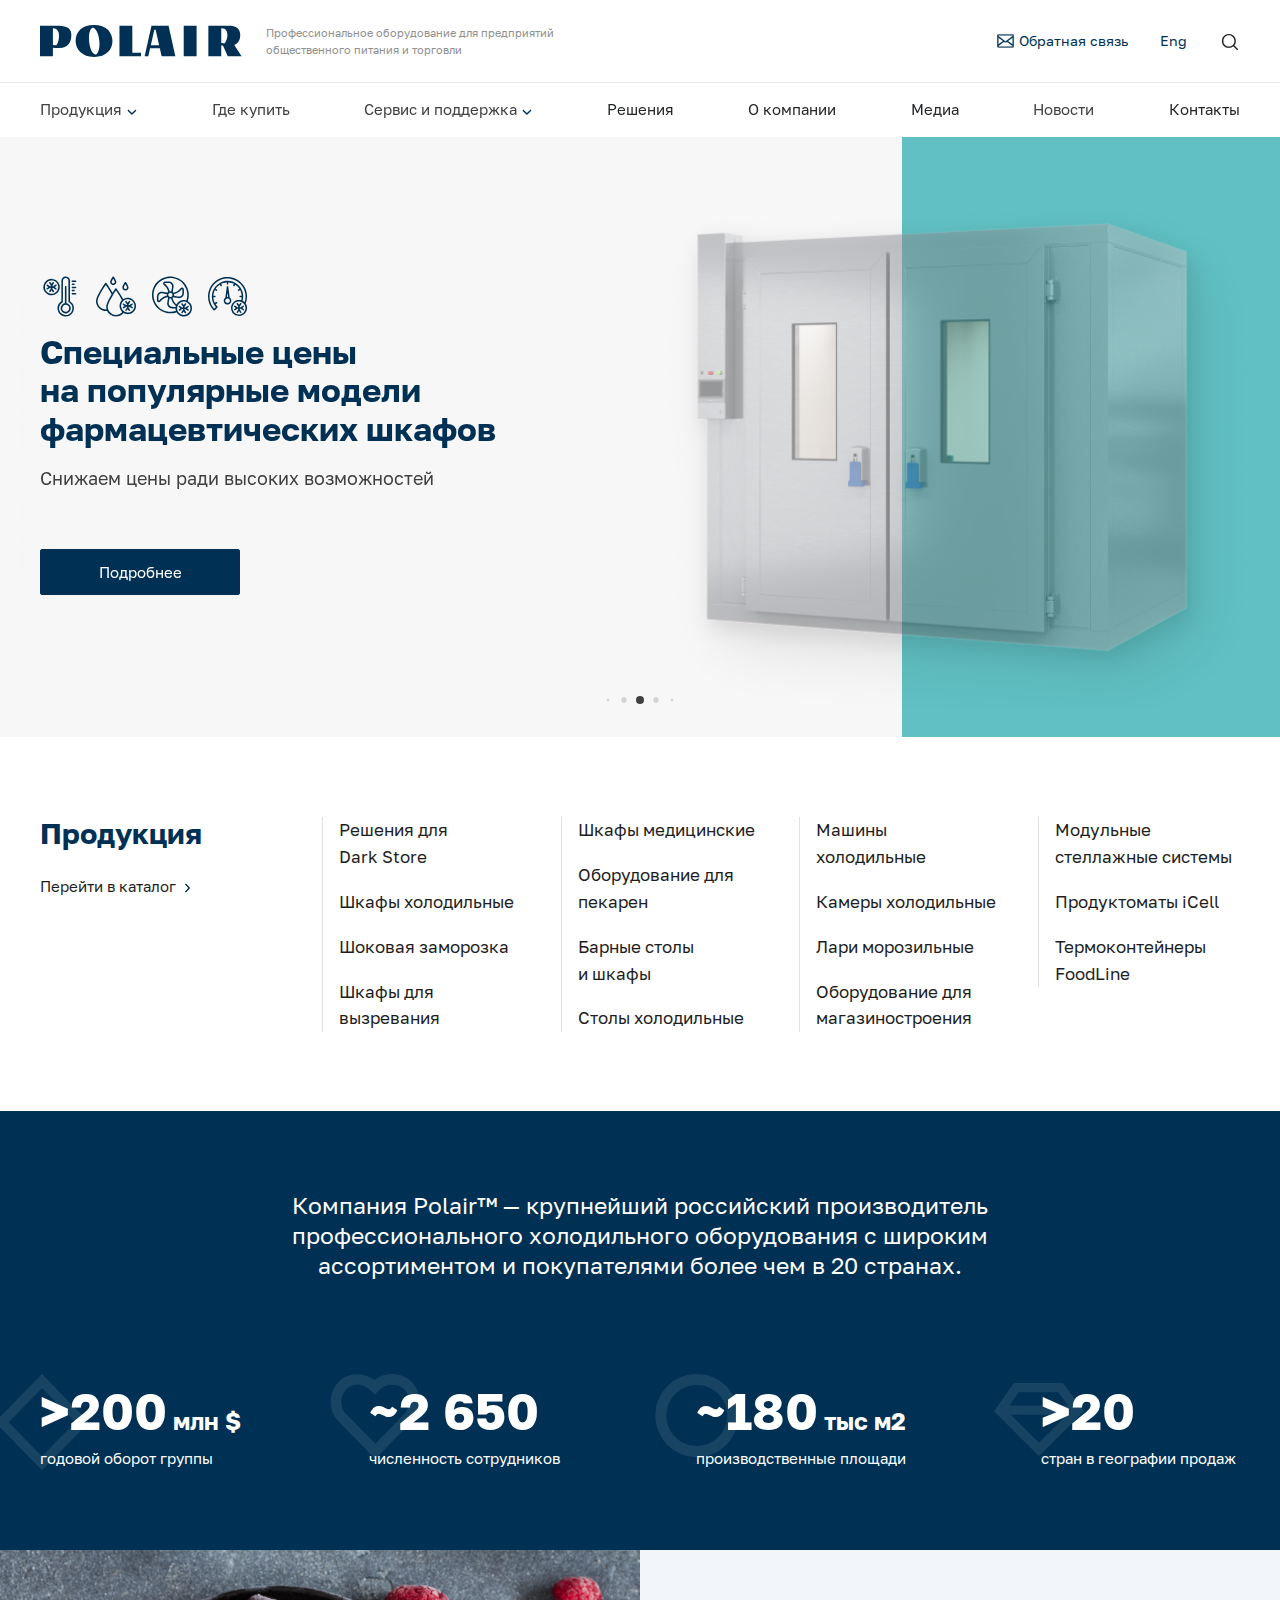
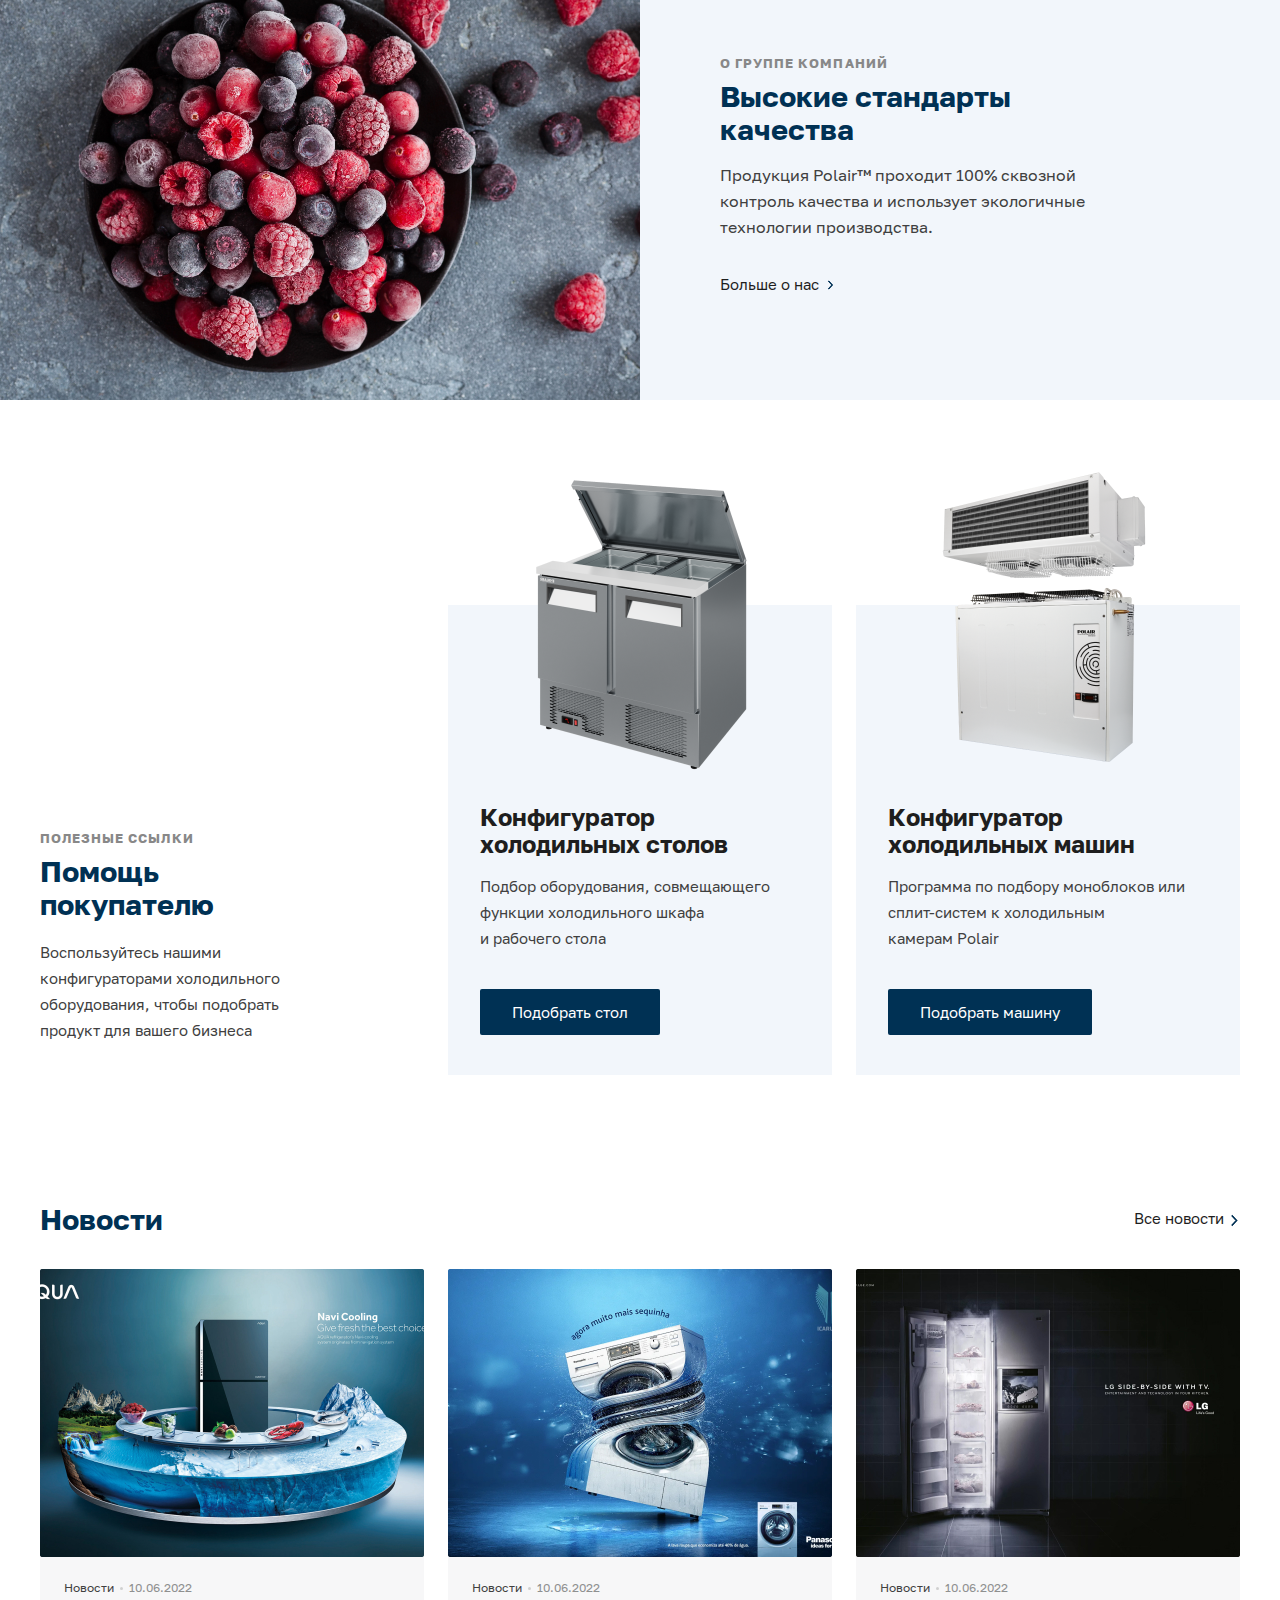
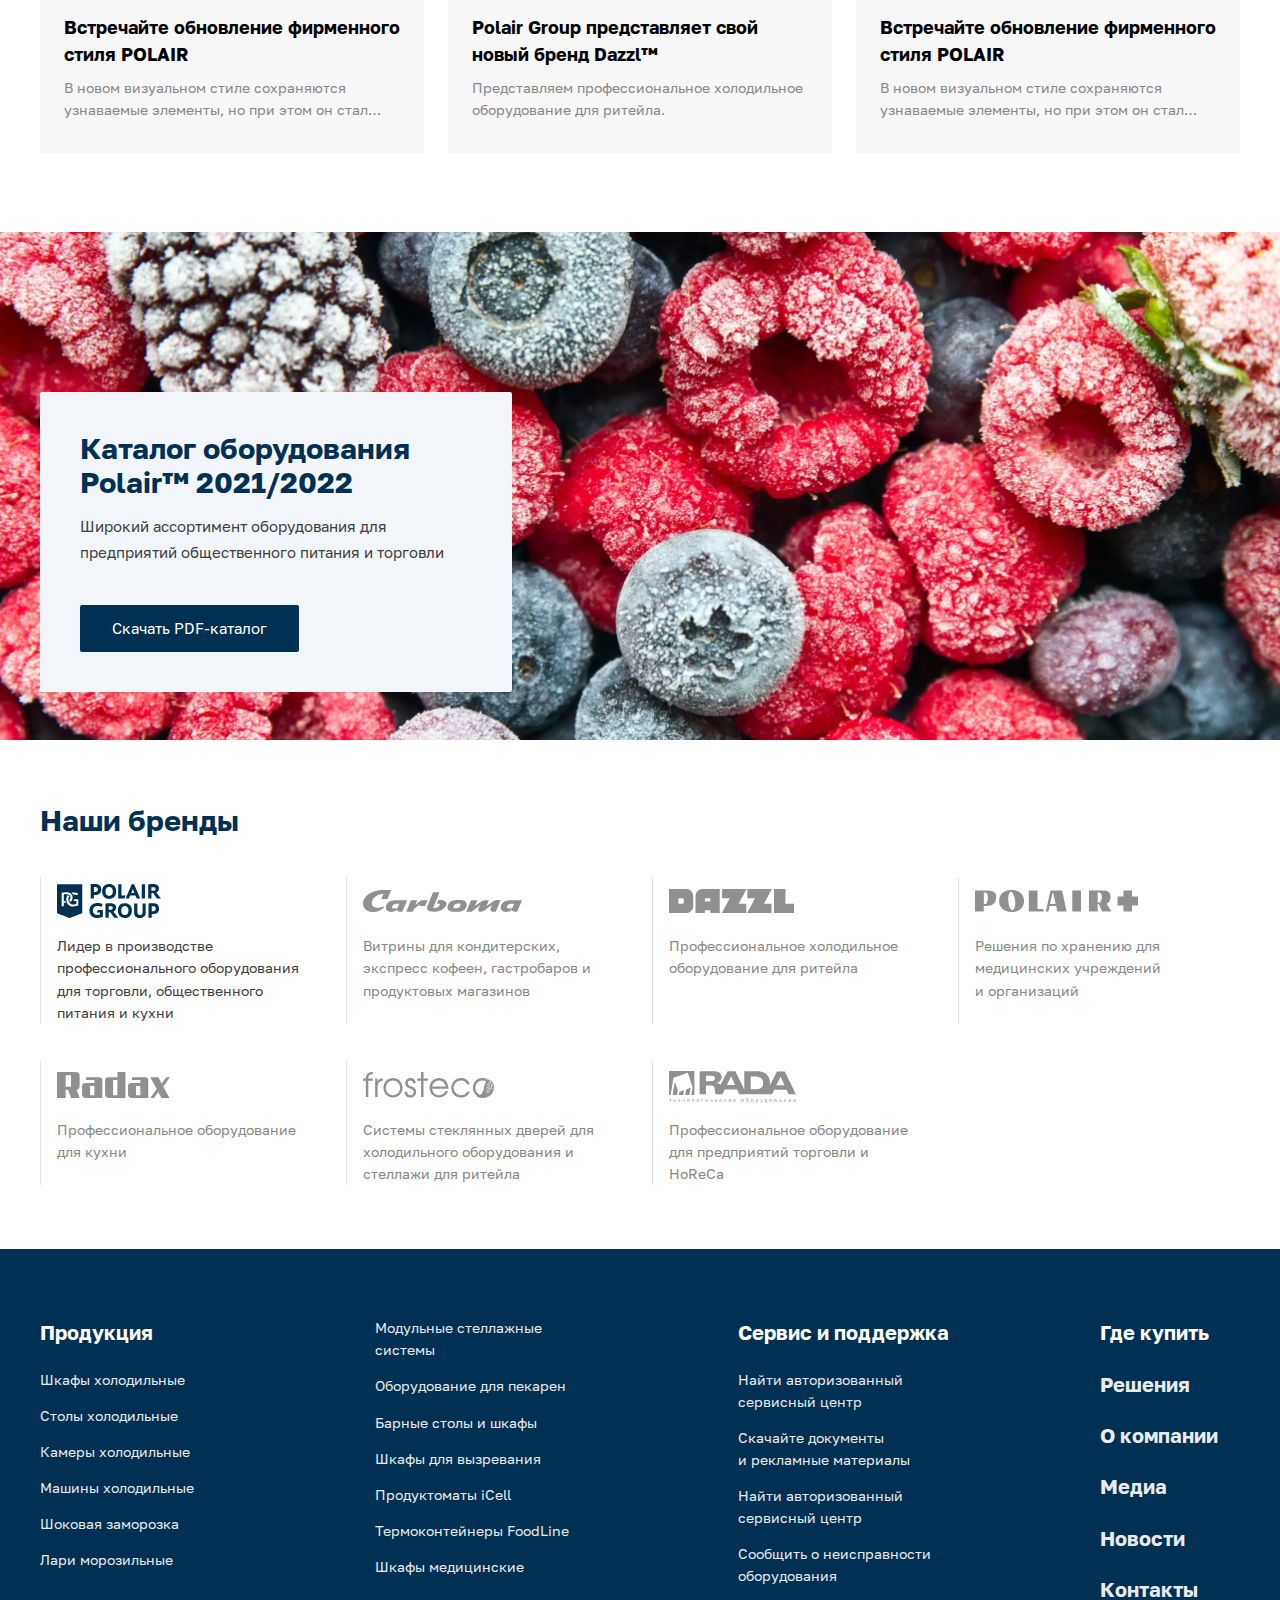
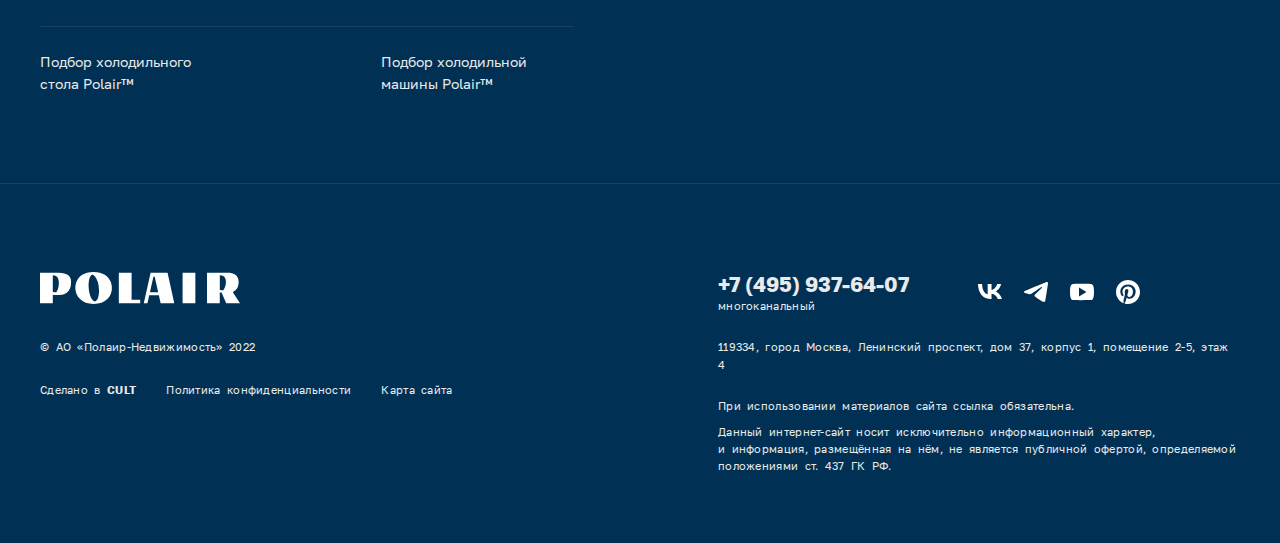
<file: index.html>
<!DOCTYPE html>
<html lang="ru">

<head>
  <meta charset="UTF-8">
  <meta http-equiv="X-UA-Compatible" content="IE=edge">
  <meta name="viewport" content="width=device-width, initial-scale=1.0">
  <link rel="stylesheet" href="https://cdn.jsdelivr.net/npm/swiper@8/swiper-bundle.min.css">
  <link rel="stylesheet" href="./css/style.css">
  <title>POLAIR</title>
</head>

<body>
  <div class="wrapper">


    <header class="header">
      <div class="header__top">
        <div class="container">
          <div class="header__topflex">
            <div class="header__logoblock">
              <a href="/" class="header__logo"><img src="./img/logo.svg" alt="logo"></a>
              <p class="header__logo-text">Профессиональное оборудование для предприятий общественного питания
                и торговли
              </p>
            </div>
            <div class="header__infoblock">
              <a class="header__infolink header__infolink_mail" href="mailto:">Обратная связь</a>
              <a class="header__infolink" href="/" target="_blank" rel="noopener noreferrer">Eng</a>
              <div class="header__search">
                <button class="header__search-btn"></button>
                <input class="header__search-input" type="text" name="search" id="search_input">

              </div>
            </div>
            <div class="header__infoblock-mobile">
              <a class="header__infolink header__infolink_mail header__infolink-mobile" href="mailto:">Обратная
                связь</a>
              <a class="header__infolink header__infolink-mobile" href="/" target="_blank"
                rel="noopener noreferrer">Eng</a>
            </div>
            <div class="header__nav-mobile nav-mobile">
              <span class="nav-mobile__item nav-mobile__item_1"></span>
              <span class="nav-mobile__item nav-mobile__item_2"></span>
              <span class="nav-mobile__item nav-mobile__item_3"></span>
            </div>
          </div>
        </div>
      </div>
      <div class="header__bottom">
        <div class="container">
          <nav class="header__nav">
            <ul class="header__menu">
              <li class="header__menu-item header__menu-list">Продукция
                <ul>
                  <li class="header__menu-item-item"><a href="/" target="_blank" rel="noopener noreferrer">Шкафы
                      холодильные</a></li>
                  <li class="header__menu-item-item"><a href="/" target="_blank" rel="noopener noreferrer">Столы
                      холодильные</a></li>
                  <li class="header__menu-item-item"><a href="/" target="_blank" rel="noopener noreferrer">Камеры
                      холодильные</a></li>
                  <li class="header__menu-item-item"><a href="/" target="_blank" rel="noopener noreferrer">Машины
                      холодильные</a></li>
                  <li class="header__menu-item-item"><a href="/" target="_blank" rel="noopener noreferrer">Шоковая
                      заморозка</a></li>
                  <li class="header__menu-item-item"><a href="/" target="_blank" rel="noopener noreferrer">Лари
                      морозильные</a></li>

                  <li class="header__menu-item-item"><a href="/" target="_blank" rel="noopener noreferrer">Модульные
                      стеллажные системы</a></li>
                  <li class="header__menu-item-item"><a href="/" target="_blank" rel="noopener noreferrer">Оборудование
                      для
                      пекарен</a></li>
                  <li class="header__menu-item-item"><a href="/" target="_blank" rel="noopener noreferrer">Барные столы
                      и
                      шкафы</a></li>
                  <li class="header__menu-item-item"><a href="/" target="_blank" rel="noopener noreferrer">Шкафы для
                      вызревания</a></li>
                  <li class="header__menu-item-item"><a href="/" target="_blank" rel="noopener noreferrer">Продуктоматы
                      iCell</a></li>
                  <li class="header__menu-item-item"><a href="/" target="_blank"
                      rel="noopener noreferrer">Термоконтейнеры
                      FoodLine</a></li>
                  <li class="header__menu-item-item"><a href="/" target="_blank" rel="noopener noreferrer">Шкафы
                      медицинские</a></li>
                </ul>
              </li>
              <li class="header__menu-item">Где купить</li>
              <li class="header__menu-item header__menu-list">Сервис и поддержка
                <ul>
                  <li class="header__menu-item-item"><a href="/" target="_blank" rel="noopener noreferrer">Найти
                      авторизованный сервисный центр</a></li>
                  <li class="header__menu-item-item"><a href="/" target="_blank" rel="noopener noreferrer">Скачайте
                      документы и рекламные материалы</a></li>
                  <li class="header__menu-item-item"><a href="/" target="_blank" rel="noopener noreferrer">Найти
                      авторизованный сервисный центр</a></li>
                  <li class="header__menu-item-item"><a href="/" target="_blank" rel="noopener noreferrer">Сообщить о
                      неисправности оборудования</a></li>

                </ul>
              </li>
              <li class="header__menu-item"><a href="/">Решения</a></li>
              <li class="header__menu-item"><a href="/">О компании</a></li>
              <li class="header__menu-item"><a href="/">Медиа</a></li>
              <li class="header__menu-item"><a href="/"></a>Новости</li>
              <li class="header__menu-item"><a href="/">Контакты</a></li>
            </ul>
          </nav>
        </div>
      </div>
    </header>
    <main>
      <section class="section-main">
        <div class="container">
          <div class="section-main__slider">
            <div class="swiper-wrapper">
              <div class="section-main__slide slide swiper-slide" id="s1">
                <div class="slide__text">
                  <div class="slide__icons">
                    <img src="./img/icon1.svg" alt="icon">
                    <img src="./img/icon2.svg" alt="icon">
                    <img src="./img/icon3.svg" alt="icon">
                    <img src="./img/icon4.svg" alt="icon">
                  </div>
                  <h2 class="slide__title">Специальные цены на популярные модели фармацевтических шкафов</h2>
                  <p class="slide__subtitle">Снижаем цены ради высоких возможностей</p>
                  <a href="/" class="slide__link">Подробнее</a>

                </div>
                <div class="slide__img">
                  <img src="./img/img1.png" alt="слайд">
                </div>
              </div>
              <div class="section-main__slide slide swiper-slide" id="s2">
                <div class="slide__text">
                  <div class="slide__icons">
                    <img src="./img/icon1.svg" alt="icon">
                    <img src="./img/icon2.svg" alt="icon">
                    <img src="./img/icon3.svg" alt="icon">
                    <img src="./img/icon4.svg" alt="icon">
                  </div>
                  <h2 class="slide__title">Специальные цены на популярные модели фармацевтических шкафов</h2>
                  <p class="slide__subtitle">Снижаем цены ради высоких возможностей</p>
                  <a href="/" class="slide__link">Подробнее</a>

                </div>
                <div class="slide__img">
                  <img src="./img/img1.png" alt="слайд">
                </div>
              </div>
              <div class="section-main__slide slide swiper-slide" id="s3">
                <div class="slide__text">
                  <div class="slide__icons">
                    <img src="./img/icon1.svg" alt="icon">
                    <img src="./img/icon2.svg" alt="icon">
                    <img src="./img/icon3.svg" alt="icon">
                    <img src="./img/icon4.svg" alt="icon">
                  </div>
                  <h2 class="slide__title">Специальные цены на популярные модели фармацевтических шкафов</h2>
                  <p class="slide__subtitle">Снижаем цены ради высоких возможностей</p>
                  <a href="/" class="slide__link">Подробнее</a>

                </div>
                <div class="slide__img">
                  <img src="./img/img1.png" alt="слайд">
                </div>
              </div>
              <div class="section-main__slide slide swiper-slide" id="s4">
                <div class="slide__text">
                  <div class="slide__icons">
                    <img src="./img/icon1.svg" alt="icon">
                    <img src="./img/icon2.svg" alt="icon">
                    <img src="./img/icon3.svg" alt="icon">
                    <img src="./img/icon4.svg" alt="icon">
                  </div>
                  <h2 class="slide__title">Специальные цены на популярные модели фармацевтических шкафов</h2>
                  <p class="slide__subtitle">Снижаем цены ради высоких возможностей</p>
                  <a href="/" class="slide__link">Подробнее</a>

                </div>
                <div class="slide__img">
                  <img src="./img/img1.png" alt="слайд">
                </div>
              </div>
              <div class="section-main__slide slide swiper-slide" id="s5">
                <div class="slide__text">
                  <div class="slide__icons">
                    <img src="./img/icon1.svg" alt="icon">
                    <img src="./img/icon2.svg" alt="icon">
                    <img src="./img/icon3.svg" alt="icon">
                    <img src="./img/icon4.svg" alt="icon">
                  </div>
                  <h2 class="slide__title">Специальные цены на популярные модели фармацевтических шкафов</h2>
                  <p class="slide__subtitle">Снижаем цены ради высоких возможностей</p>
                  <a href="/" class="slide__link">Подробнее</a>

                </div>
                <div class="slide__img">
                  <img src="./img/img1.png" alt="слайд">
                </div>
              </div>
              <div class="section-main__slide slide swiper-slide" id="s6">
                <div class="slide__text">
                  <div class="slide__icons">
                    <img src="./img/icon1.svg" alt="icon">
                    <img src="./img/icon2.svg" alt="icon">
                    <img src="./img/icon3.svg" alt="icon">
                    <img src="./img/icon4.svg" alt="icon">
                  </div>
                  <h2 class="slide__title">Специальные цены на популярные модели фармацевтических шкафов</h2>
                  <p class="slide__subtitle">Снижаем цены ради высоких возможностей</p>
                  <a href="/" class="slide__link">Подробнее</a>

                </div>
                <div class="slide__img">
                  <img src="./img/img1.png" alt="слайд">
                </div>
              </div>
            </div>
            <div class="swiper-pagination"></div>
          </div>
        </div>
      </section>
      <section class="section products">
        <div class="container">
          <div class="products__flex">
            <div class="products__block">
              <h2 class="products__title title">Продукция</h2>
              <a href="/" class="products__link link">Перейти в каталог</a>
            </div>
            <div class="products__list">
              <div class="products__list-item">
                <ul>
                  <li class="text">Решения для Dark&nbsp;Store</li>
                  <li class="text">Шкафы холодильные</li>
                  <li class="text">Шоковая заморозка</li>
                  <li class="text">Шкафы для вызревания</li>
                </ul>
              </div>
              <div class="products__list-item">
                <ul>
                  <li class="text">Шкафы медицинские</li>
                  <li class="text">Оборудование для пекарен</li>
                  <li class="text">Барные столы и шкафы</li>
                  <li class="text">Столы холодильные</li>
                </ul>
              </div>
              <div class="products__list-item">
                <ul>
                  <li class="text">Машины холодильные</li>
                  <li class="text">Камеры холодильные</li>
                  <li class="text">Лари морозильные</li>
                  <li class="text">Оборудование для магазиностроения</li>
                </ul>
              </div>
              <div class="products__list-item">
                <ul>
                  <li class="text">Модульные стеллажные системы</li>
                  <li class="text">Продуктоматы iCell</li>
                  <li class="text">Термоконтейнеры FoodLine</li>
                </ul>
              </div>
            </div>
          </div>

        </div>

      </section>
      <section class="section about">
        <div class="container">
          <h1 class="about__title">Компания Polair™ — крупнейший российский производитель профессионального холодильного
            оборудования с&nbsp;широким ассортиментом и покупателями более чем в 20&nbsp;странах.</h1>
          <div class="about__wrapper">
            <div class="about__item about__item_1">
              <p class="about__subtitle"><span class="about__numbers">&gt;200</span> млн $</p>
              <p class="about__text">годовой оборот группы</p>
            </div>
            <div class="about__item about__item_2">
              <p class="about__subtitle"><span class="about__numbers">~2&nbsp;650</span></p>
              <p class="about__text">численность сотрудников</p>
            </div>
            <div class="about__item about__item_3">
              <p class="about__subtitle"><span class="about__numbers">~180</span> тыс м2</p>
              <p class="about__text">производственные площади</p>
            </div>
            <div class="about__item about__item_4">
              <p class="about__subtitle"><span class="about__numbers">&gt;20</span></p>
              <p class="about__text">стран в географии продаж</p>
            </div>
          </div>
        </div>
      </section>
      <section class="section about-2">
        <div class="container">
          <div class="about-2__wrapper">
            <div class="about-2__image"></div>
            <div class="about-2__description">
              <h4 class="about-2__subtitle subtitle">о группе компаний</h4>
              <h2 class="about-2__title title">Высокие стандарты качества</h2>
              <p class="about-2__text">Продукция Polair™ проходит 100% сквозной контроль качества
                и использует экологичные технологии производства.</p>
              <a href="/about" class="about-2__link">Больше о нас</a>
            </div>
          </div>
        </div>
      </section>
      <section class="help">
        <div class="container">
          <div class="help__wrapper">
            <div class="help__description">
              <h4 class="help__subtitle subtitle">Полезные ссылки</h4>
              <h2 class="help__title title">Помощь покупателю</h2>
              <p class="help__description-text text">Воспользуйтесь нашими конфигураторами холодильного оборудования,
                чтобы
                подобрать продукт для вашего бизнеса</p>
            </div>
            <div class="help__blocks">
              <div class="help__block">
                <img class="help__block-image" src="./img/fridg1.png" alt="холодильный стол">
                <h3 class="help__block-title">Конфигуратор холодильных столов</h3>
                <p class="help__block-text">Подбор оборудования, совмещающего функции холодильного шкафа
                  и рабочего стола</p>
                <a class="btn help__block-link " href="/" target="_blank" rel="noopener noreferrer">Подобрать
                  стол</a>
                <a class="btn help__block-link_m " href="/" target="_blank" rel="noopener noreferrer">Перейти</a>
              </div>
              <div class="help__block">
                <img class="help__block-image" src="./img/fridg2.png" alt="холодильная машина">
                <h3 class="help__block-title">Конфигуратор холодильных машин</h3>
                <p class="help__block-text">Программа по подбору моноблоков или сплит-систем к холодильным
                  камерам Polair</p>
                <a class="help__block-link btn" href="/" target="_blank" rel="noopener noreferrer">Подобрать
                  машину</a>
                <a class="help__block-link_m btn" href="/" target="_blank" rel="noopener noreferrer">Перейти</a>
              </div>
            </div>
          </div>
        </div>
      </section>
      <section class="news">
        <div class="container">
          <div class="news__header">
            <h2 class="news__title title">Новости</h2>
            <a class="news__link" href="/" target="_blank" rel="noopener noreferrer">Все новости</a>
          </div>
          <div class="news__body">
            <article class="news__article">
              <div class="news__img">
                <img src="./img/news1.jpg" alt="новость">
              </div>
              <p class="news__article-date"><span class="news__span">Новости</span> <span class="news__point"></span>
                <time datetime="2022-10-06T00:00:00+07:00">10.06.2022</time>
              </p>
              <h4 class="news__article-title">Встречайте обновление фирменного стиля POLAIR</h4>
              <p class="news__article-text">В новом визуальном стиле сохраняются узнаваемые элементы, но при этом он
                стал выглядеть более современно и динамично.</p>
            </article>
            <article class="news__article">
              <div class="news__img">
                <img src="./img/news2.jpg" alt="новость">
              </div>
              <p class="news__article-date"><span class="news__span">Новости</span> <span class="news__point"></span>
                <time datetime="2022-10-06T00:00:00+07:00">10.06.2022</time>
              </p>
              <h4 class="news__article-title">Polair Group представляет свой новый бренд Dazzl™</h4>
              <p class="news__article-text">Представляем профессиональное холодильное оборудование для ритейла.</p>
            </article>
            <article class="news__article">
              <div class="news__img">
                <img src="./img/news3.jpg" alt="новость">
              </div>
              <p class="news__article-date"><span class="news__span">Новости</span> <span class="news__point"></span>
                <time datetime="2022-10-06T00:00:00+07:00">10.06.2022</time>
              </p>
              <h4 class="news__article-title">Встречайте обновление фирменного стиля POLAIR</h4>
              <p class="news__article-text">В новом визуальном стиле сохраняются узнаваемые элементы, но при этом он
                стал выглядеть более современно и динамично.</p>
            </article>
          </div>
        </div>

      </section>
      <section class="catalog">
        <div class="container">
          <div class="catalog__body">
            <h2 class="catalog__title title">Каталог оборудования Polair™ 2021/2022</h2>
            <p class="catalog__text text">Широкий ассортимент оборудования для предприятий общественного питания и
              торговли
            </p>
            <a class="catalog__link btn" href="/" download target="_blank">Скачать PDF-каталог</a>
          </div>
        </div>
      </section>
      <section class="section brands">
        <div class="container">
          <h2 class="brands__title title">Наши бренды</h2>
          <div class=" brands__grid">

            <div class="brands__item brands__item_1 swiper-slide">
              <img class="brands__icon" src="./img/PolairGroup.svg" alt="PolairGroup">
              <p class="brands__text text">Лидер в производстве профессионального оборудования для торговли,
                общественного питания и кухни</p>
            </div>
            <div class="brands__item swiper-slide">
              <img class="brands__icon" src="./img/Carboma.svg" alt="Carboma">
              <p class="brands__text text">Витрины для кондитерских, экспресс кофеен, гастробаров и продуктовых
                магазинов</p>
            </div>
            <div class="brands__item swiper-slide">
              <img class="brands__icon" src="./img/Dazzl.svg" alt="Dazzl">
              <p class="brands__text text">Профессиональное холодильное оборудование для ритейла</p>
            </div>
            <div class="brands__item swiper-slide">
              <img class="brands__icon" src="./img/PolairPlus.svg" alt="Polair+">
              <p class="brands__text text">Решения по хранению для медицинских учреждений и организаций</p>
            </div>
            <div class="brands__item swiper-slide">
              <img class="brands__icon" src="./img/Radax.svg" alt="Radax">
              <p class="brands__text text">Профессиональное оборудование для кухни</p>
            </div>
            <div class="brands__item swiper-slide">
              <img class="brands__icon" src="./img/frosteco.svg" alt="Frosteco">
              <p class="brands__text text">Системы стеклянных дверей для холодильного оборудования и стеллажи для
                ритейла</p>
            </div>
            <div class="brands__item swiper-slide">
              <img class="brands__icon" src="./img/Rada.svg" alt="Rada">
              <p class="brands__text text">Профессиональное оборудование для предприятий торговли и HoReCa</p>
            </div>
          </div>
          <div class=" brands__slider">
            <div class="brands__wrapper swiper-wrapper">
              <div class="brands__item swiper-slide">
                <img class="brands__icon" src="./img/PolairGroup_m.svg" alt="PolairGroup">
                <p class="brands__text text">Лидер в производстве профессионального оборудования для торговли,
                  общественного питания и кухни</p>
              </div>
              <div class="brands__item swiper-slide">
                <img class="brands__icon" src="./img/Carboma.svg" alt="Carboma">
                <p class="brands__text text">Витрины для кондитерских, экспресс кофеен, гастробаров и продуктовых
                  магазинов</p>
              </div>
              <div class="brands__item swiper-slide">
                <img class="brands__icon" src="./img/Dazzl.svg" alt="Dazzl">
                <p class="brands__text text">Профессиональное холодильное оборудование для ритейла</p>
              </div>
              <div class="brands__item swiper-slide">
                <img class="brands__icon" src="./img/PolairPlus.svg" alt="Polair+">
                <p class="brands__text text">Решения по хранению для медицинских учреждений и организаций</p>
              </div>
              <div class="brands__item swiper-slide">
                <img class="brands__icon" src="./img/Radax.svg" alt="Radax">
                <p class="brands__text text">Профессиональное оборудование для кухни</p>
              </div>
              <div class="brands__item swiper-slide">
                <img class="brands__icon" src="./img/frosteco.svg" alt="Frosteco">
                <p class="brands__text text">Системы стеклянных дверей для холодильного оборудования и стеллажи для
                  ритейла</p>
              </div>
              <div class="brands__item swiper-slide">
                <img class="brands__icon" src="./img/Rada.svg" alt="Rada">
                <p class="brands__text text">Профессиональное оборудование для предприятий торговли и HoReCa</p>
              </div>
            </div>
            <div class="swiper-pagination brands__pagination"></div>
          </div>
        </div>
      </section>
    </main>

    <footer class="footer">
      <div class="footer__top">
        <div class="container">
          <div class="footer__grid">
            <div class="footer__prod">
              <h4 class="footer__subtitle_mob">Продукция</h4>
              <ul class="footer__list">
                <li class="footer__subtitle">Продукция</li>
                <li><a href="" class="footer__list-item">Шкафы холодильные</a></li>
                <li><a href="" class="footer__list-item">Столы холодильные</a></li>
                <li><a href="" class="footer__list-item">Камеры холодильные</a></li>
                <li><a href="" class="footer__list-item">Машины холодильные</a></li>
                <li><a href="" class="footer__list-item">Шоковая заморозка</a></li>
                <li><a href="" class="footer__list-item">Лари морозильные</a></li>
              </ul>
              <ul class="footer__list">
                <li><a href="" class="footer__list-item">Модульные стеллажные системы</a></li>
                <li><a href="" class="footer__list-item">Оборудование для пекарен</a></li>
                <li><a href="" class="footer__list-item">Барные столы и шкафы</a></li>
                <li><a href="" class="footer__list-item">Шкафы для вызревания</a></li>
                <li><a href="" class="footer__list-item">Продуктоматы iCell</a></li>
                <li><a href="" class="footer__list-item">Термоконтейнеры FoodLine</a></li>
                <li><a href="" class="footer__list-item">Шкафы медицинские</a></li>
              </ul>
            </div>
            <div class="footer__service">
              <h4 class="footer__subtitle">Сервис и поддержка</h4>
              <ul class="footer__list">
                <li><a href="" class="footer__list-item">Найти авторизованный сервисный центр</a></li>
                <li><a href="" class="footer__list-item">Скачайте документы и рекламные материалы</a></li>
                <li><a href="" class="footer__list-item">Найти авторизованный сервисный центр</a></li>
                <li><a href="" class="footer__list-item">Сообщить о неисправности
                    оборудования</a></li>
              </ul>
            </div>
            <div class="footer__where">
              <h4 class="footer__subtitle">Где купить</h4>
            </div>
            <ul class="footer__other-links">
              <li><a href="/" class="footer__subtitle footer__subtitle_m">Сервис и поддержка</a></li>
              <li><a href="/" class="footer__subtitle">Решения</a></li>
              <li><a href="/" class="footer__subtitle">О компании</a></li>
              <li><a href="/" class="footer__subtitle">Медиа</a></li>
              <li><a href="/" class="footer__subtitle">Новости</a></li>
              <li><a href="/" class="footer__subtitle">Контакты</a></li>
            </ul>
          </div>

          <div class="footer__sel">
            <a href="/" class="footer__sel-link">Подбор холодильного стола Polair™</a>
            <a href="/" class="footer__sel-link">Подбор холодильной машины Polair™</a>
          </div>

        </div>
      </div>
      <div class="footer__bottom">
        <div class="container">
          <div class="footer__flex">


            <div class="footer__flex-item">
              <div class="footer__logo"><img src="./img/logo_w.svg" alt="logo"></div>
            </div>

            <div class="footer__flex-item">
              <div class="footer__flex-wrapper">
                <div class="footer__phone">
                  <a href="tel:+" class="footer__tel">+7 (495) 937-64-07</a>
                  <p class="footer__text">многоканальный</p>
                </div>
                <ul class="footer__soc-links">
                  <li><a href="/" class="footer__soc-link vk"></a></li>
                  <li><a href="/" class="footer__soc-link t"></a></li>
                  <li><a href="/" class="footer__soc-link y"></a></li>
                  <li><a href="/" class="footer__soc-link p"></a></li>
                </ul>
              </div>
            </div>

          </div>

          <div class="footer__flex">

            <div class="footer__flex-item">
              <p class="footer__text">&#169; АО «Полаир-Недвижимость» 2022</p>
              <ul class="footer__bottom-links">
                <li><a href="/" class="footer__link footer__text">Сделано в <strong>CULT</strong></a></li>
                <li><a href="/" class="footer__link footer__text">Политика конфиденциальности</a></li>
                <li><a href="/" class="footer__link footer__text">Карта сайта</a></li>
              </ul>
            </div>

            <div class="footer__flex-item">
              <address class="footer__address footer__text">119334, город Москва, Ленинский проспект, дом 37, корпус 1,
                помещение
                2-5, этаж 4</address>
              <div class="footer__text footer__text_m0">
                <p>При использовании материалов сайта ссылка обязательна.</p>
                <p> Данный интернет-сайт носит исключительно информационный характер, и информация,
                  размещённая на нём, не является публичной офертой, определяемой положениями ст. 437 ГК РФ.</p>
              </div>
            </div>
          </div>



        </div>
      </div>

    </footer>
  </div>
  <script src="https://cdnjs.cloudflare.com/ajax/libs/gsap/3.11.4/gsap.min.js"></script>
  <script src="https://cdn.jsdelivr.net/npm/swiper@8/swiper-bundle.min.js"></script>
  <script src="./js/index.js" defer></script>
</body>


</html>
</file>
<file: css/style.css>
@charset "UTF-8";
@font-face {
  font-family: "Golos";
  src: url("../fonts/Golos-Text_Regular.woff") format("woff"), url("../fonts/Golos-Text_Regular.woff2") format("woff2");
  font-weight: 400;
  font-style: normal;
}
@font-face {
  font-family: "Golos";
  src: url("../fonts/Golos-Text_DemiBold.woff") format("woff"), url("../fonts/Golos-Text_DemiBold.woff2") format("woff2");
  font-weight: 500;
  font-style: normal;
}
@font-face {
  font-family: "Golos";
  src: url("../fonts/Golos-Text_Bold.woff") format("woff"), url("../fonts/Golos-Text_Bold.woff2") format("woff2");
  font-weight: 600;
  font-style: normal;
}
* {
  scroll-behavior: smooth;
  padding: 0px;
  margin: 0px;
  border: 0px;
}

*,
*:before,
*:after {
  -webkit-box-sizing: border-box;
  box-sizing: border-box;
}

:focus,
:active {
  outline: none;
}

a:focus,
a:active {
  outline: none;
}

aside,
nav,
footer,
header,
section {
  display: block;
}

html,
body {
  height: 100%;
  min-width: 320px;
}

body {
  line-height: 1;
  font-family: "Golos";
  color: #404040;
  background-color: #ffffff;
  -ms-text-size-adjust: 100%;
  -moz-text-size-adjust: 100%;
  -webkit-text-size-adjust: 100%;
}

input,
button,
textarea {
  font-family: "Golos";
}

input::-ms-clear {
  display: none;
}

button {
  cursor: pointer;
}

button::-moz-focus-inner {
  padding: 0;
  border: 0;
}

a,
a:visited {
  color: #242628;
  text-decoration: none;
}

a:hover {
  text-decoration: none;
}

ul li {
  list-style: none;
}

img {
  vertical-align: top;
}

h1,
h2,
h3,
h4,
h5,
h6 {
  font-weight: inherit;
  font-size: inherit;
}

.wrapper {
  position: relative;
  display: -webkit-box;
  display: -webkit-flex;
  display: -ms-flexbox;
  display: flex;
  -webkit-box-orient: vertical;
  -webkit-box-direction: normal;
  -webkit-flex-direction: column;
  -ms-flex-direction: column;
  flex-direction: column;
  background-color: #fff;
  min-height: 100vh;
  width: 100vw;
  max-width: 100%;
  margin: 0 auto;
  position: relative;
  overflow: hidden;
}
@media (max-width: 1440px) {
  .wrapper {
    min-width: 100%;
  }
}
@media (max-width: 479.98px) {
  .wrapper {
    min-width: 320px;
    width: 100%;
  }
}

body._lock {
  overflow: hidden;
}

.container {
  max-width: 1240px;
  margin: 0 auto;
  overflow: hidden;
  padding: 0 20px;
}
.container_visible {
  overflow: visible;
}
@media (max-width: 1240px) {
  .container {
    width: 100%;
    padding: 0 20px;
  }
}
@media (max-width: 767.98px) {
  .container {
    padding: 0 16px;
  }
}
@media (max-width: 479.98px) {
  .container {
    min-width: 320px;
    width: 100%;
  }
}

.title {
  font-family: "Golos";
  font-style: normal;
  font-weight: 600;
  font-size: 29px;
  line-height: 116%;
  margin-bottom: 24px;
  color: #003154;
}
@media (max-width: 1070px) {
  .title {
    font-size: 27px;
  }
}
@media (max-width: 767.98px) {
  .title {
    font-size: 27px;
    margin-bottom: 14px;
  }
}
.subtitle {
  margin-bottom: 8px;
  font-style: normal;
  font-weight: 600;
  font-size: 13px;
  line-height: 140%;
  letter-spacing: 0.08em;
  text-transform: uppercase;
  color: #888888;
}
.text {
  font-weight: 400;
  font-size: 15px;
  line-height: 174%;
  color: #404040;
}
@media (max-width: 767.98px) {
  .text {
    font-weight: 400;
    font-size: 15px;
    line-height: 148%;
  }
}

.link {
  position: relative;
  padding-right: 16px;
  font-style: normal;
  font-weight: 400;
  font-size: 15px;
  line-height: 148%;
  color: #1e1e1e;
}
.link::after {
  position: absolute;
  content: url("../img/link.svg");
  top: 0;
  right: 0;
}

.section {
  padding: 80px 0;
}
@media (max-width: 767.98px) {
  .section {
    padding: 46px 0;
  }
}
.btn,
a.btn,
a:visited.btn {
  display: inline-block;
  padding: 12px 32px;
  font-style: normal;
  font-weight: 400;
  font-size: 15px;
  line-height: 148%;
  color: #ffffff;
  background: #003154;
  border-radius: 2px;
  text-align: center;
  -webkit-transition: all 0.3s ease-out;
  -o-transition: all 0.3s ease-out;
  transition: all 0.3s ease-out;
}
.btn:hover,
a.btn:hover,
a:visited.btn:hover {
  background: rgba(0, 49, 84, 0.6);
}

.header .container {
  overflow: visible;
}
.header__top {
  padding: 24px 0 23px;
  border-bottom: 1px solid #eaeaea;
}
.header__topflex {
  display: -webkit-box;
  display: -webkit-flex;
  display: -ms-flexbox;
  display: flex;
  -webkit-box-pack: justify;
  -webkit-justify-content: space-between;
  -ms-flex-pack: justify;
  justify-content: space-between;
  -webkit-box-align: center;
  -webkit-align-items: center;
  -ms-flex-align: center;
  align-items: center;
}
.header__logoblock {
  position: relative;
  -webkit-box-flex: 1;
  -webkit-flex: 1;
  -ms-flex: 1;
  flex: 1;
  display: -webkit-box;
  display: -webkit-flex;
  display: -ms-flexbox;
  display: flex;
  -webkit-box-pack: start;
  -webkit-justify-content: flex-start;
  -ms-flex-pack: start;
  justify-content: flex-start;
  -webkit-box-align: center;
  -webkit-align-items: center;
  -ms-flex-align: center;
  align-items: center;
  z-index: 100;
}
.header__logo {
  display: block;
  margin-right: 24px;
}
.header__logo img {
  max-width: 100%;
}
.header__logo-text {
  max-width: 360px;
  font-weight: 400;
  font-size: 11px;
  line-height: 158%;
  color: #8f9090;
}
.header__infoblock {
  display: -webkit-box;
  display: -webkit-flex;
  display: -ms-flexbox;
  display: flex;
  -webkit-box-pack: end;
  -webkit-justify-content: flex-end;
  -ms-flex-pack: end;
  justify-content: flex-end;
  -webkit-box-align: center;
  -webkit-align-items: center;
  -ms-flex-align: center;
  align-items: center;
}
.header__infoblock a {
  color: #003154;
}
.header__infoblock-mobile {
  display: none;
  -webkit-transition: all 0.3s ease-out;
  -o-transition: all 0.3s ease-out;
  transition: all 0.3s ease-out;
}
@media (max-width: 991.98px) {
  .header__infoblock-mobile {
    display: block;
    position: absolute;
    top: -100vh;
    left: 0;
    width: 100%;
    min-width: 100%;
    height: 100vh;
    padding: 100px 20px 20px;
    background-color: #fff;
    z-index: 50;
  }
  .header__infoblock-mobile.active {
    top: 0;
  }
}
.header__infolink {
  position: relative;
  display: block;
  margin-right: 23px;
  font-weight: 400;
  font-size: 14px;
  line-height: 158%;
  color: #003154;
}
.header__infolink_mail {
  padding-left: 23px;
  margin-right: 32px;
  background: url("../img/mail.svg") left/contain no-repeat;
}
.header__search {
  position: relative;
  height: 26px;
  min-width: 30px;
}
.header__search-btn {
  position: absolute;
  right: 1px;
  top: 5px;
  width: 17.6px;
  height: 17.6px;
  background: url("../img/search.svg") center/contain no-repeat;
}
.header__search-input {
  width: 130px;
  border: 1px solid #003154;
  padding: 4px;
  display: none;
}
.header__search:hover .header__search-input {
  display: inline;
}
.header__bottom {
  padding: 16px 0;
}
.header__menu {
  display: -webkit-box;
  display: -webkit-flex;
  display: -ms-flexbox;
  display: flex;
  -webkit-box-pack: justify;
  -webkit-justify-content: space-between;
  -ms-flex-pack: justify;
  justify-content: space-between;
  -webkit-box-align: center;
  -webkit-align-items: center;
  -ms-flex-align: center;
  align-items: center;
}
.header__menu-item {
  font-style: normal;
  font-weight: 400;
  font-size: 15px;
  line-height: 148%;
}
.header__menu-item-item {
  position: relative;
  padding: 10px 0;
  font-style: normal;
  font-weight: 400;
  font-size: 13px;
  line-height: 1;
  z-index: 5;
}
.header__menu-list {
  position: relative;
  padding-right: 15px;
}
.header__menu-list ul {
  visibility: hidden;
  opacity: 0;
  position: absolute;
  top: 30px;
  left: 0;
  width: 250px;
  height: 0;
  background-color: #fff;
  z-index: 5;
  -webkit-transition: all 300ms linear;
  -o-transition: all 300ms linear;
  transition: all 300ms linear;
}
.header__menu-list::after {
  content: url("../img/arrow.svg");
  position: absolute;
  bottom: 0;
  right: 0;
  width: 12px;
  height: 100%;
  -webkit-transition: -webkit-transform 200ms linear;
  transition: -webkit-transform 200ms linear;
  -o-transition: transform 200ms linear;
  transition: transform 200ms linear;
  transition: transform 200ms linear, -webkit-transform 200ms linear;
}
.header__menu-list.show::after {
  -webkit-transform: rotate(-90deg);
  -ms-transform: rotate(-90deg);
  transform: rotate(-90deg);
}
.header__menu-list.show ul {
  visibility: visible;
  height: auto;
  opacity: 1;
}
.header__nav-mobile {
  display: none;
}
@media (max-width: 991.98px) {
  .header__top {
    padding: 16px 0 12px;
  }
  .header__logo {
    max-width: 129px;
  }
  .header__logo-text {
    display: none;
  }
  .header__infolink {
    display: none;
  }
  .header__infolink-mobile {
    display: block;
  }
  .header__nav-mobile {
    display: block;
    position: relative;
    cursor: pointer;
    z-index: 52;
  }
  .header__nav-item a {
    font-weight: 700;
    font-size: 42px;
    line-height: 51px;
  }
  .header__menu {
    width: auto;
    min-width: 100%;
  }
  .header__menu-item {
    -webkit-box-flex: 0;
    -webkit-flex: 0 0 auto;
    -ms-flex: 0 0 auto;
    flex: 0 0 auto;
    padding: 8px 12px;
    margin-right: 10px;
    background: #f7f7f8;
    border-radius: 4px;
  }
  .header__menu-list::after {
    display: none;
  }
  .header__nav {
    max-width: 100%;
    width: 100%;
    min-width: 100%;
    overflow-x: scroll;
    overflow-y: hidden;
  }
  .header__nav::-webkit-scrollbar {
    height: 5px;
  }
  .header__nav::-webkit-scrollbar-thumb {
    background-color: rgba(247, 247, 248, 0.8274509804);
    border-radius: 2px;
  }
}
@media (max-width: 479.98px) {
  .header__top {
    padding: 12px 0;
    border-bottom: none;
  }
  .header__bottom {
    padding: 10px 0 11px;
  }
  .header nav {
    max-width: 320px;
  }
  .header__menu {
    width: auto;
  }
}

.nav-mobile {
  margin-left: 20px;
  width: 20px;
  height: 20px;
}
.nav-mobile__item {
  height: 2px;
  width: 17px;
  background: #404040;
  border-radius: 20px;
  position: absolute;
  -webkit-transition: all 0.3s ease-out;
  -o-transition: all 0.3s ease-out;
  transition: all 0.3s ease-out;
}
.nav-mobile__item_1 {
  top: 2px;
}
.nav-mobile__item_2 {
  top: 8px;
}
.nav-mobile__item_3 {
  top: 14px;
}
.nav-mobile.active .nav-mobile__item {
  -webkit-transition: all 0.3s ease-out;
  -o-transition: all 0.3s ease-out;
  transition: all 0.3s ease-out;
}
.nav-mobile.active .nav-mobile__item_1 {
  top: 8px;
  -webkit-transform: rotate(45deg);
  -ms-transform: rotate(45deg);
  transform: rotate(45deg);
}
.nav-mobile.active .nav-mobile__item_2 {
  display: none;
}
.nav-mobile.active .nav-mobile__item_3 {
  top: 8px;
  -webkit-transform: rotate(-45deg);
  -ms-transform: rotate(-45deg);
  transform: rotate(-45deg);
}
@media (max-width: 479.98px) {
  .nav-mobile__item_1 {
    top: 3px;
  }
  .nav-mobile__item_2 {
    top: 10px;
  }
  .nav-mobile__item_3 {
    top: 16px;
  }
}

.section-main {
  position: relative;
  padding: 60px 0 28px;
  background: -o-linear-gradient(right, #60c0c3 29.5%, #f7f7f8 29.5%);
  background: -webkit-gradient(linear, right top, left top, color-stop(29.5%, #60c0c3), color-stop(29.5%, #f7f7f8));
  background: linear-gradient(to left, #60c0c3 29.5%, #f7f7f8 29.5%);
}
.section-main__slider {
  position: relative;
}
.section-main span.swiper-pagination-bullet,
.section-main span.swiper-pagination-bullet-active,
.section-main span.swiper-pagination-bullet-active-main {
  background: #404040 !important;
}
.section-main .swiper-pagination {
  position: relative !important;
  bottom: 5px;
}
@media (max-width: 767.98px) {
  .section-main {
    padding: 24px 0;
    background: -o-linear-gradient(top, #60c0c3 31%, #ffffff 31%);
    background: -webkit-gradient(linear, left top, left bottom, color-stop(31%, #60c0c3), color-stop(31%, #ffffff));
    background: linear-gradient(to bottom, #60c0c3 31%, #ffffff 31%);
  }
  .section-main .swiper-pagination {
    margin-top: 0;
    bottom: 30px;
    left: 67% !important;
  }
}
@media (max-width: 479.98px) {
  .section-main {
    padding: 0;
  }
  .section-main .swiper-pagination {
    left: 80% !important;
  }
}

.slide {
  display: -webkit-box;
  display: -webkit-flex;
  display: -ms-flexbox;
  display: flex;
  -webkit-box-align: start;
  -webkit-align-items: flex-start;
  -ms-flex-align: start;
  align-items: flex-start;
}
.slide__text {
  -webkit-box-flex: 0;
  -webkit-flex: 0 1 auto;
  -ms-flex: 0 1 auto;
  flex: 0 1 auto;
  padding: 79px 0 106px;
}
.slide__icons {
  display: -webkit-box;
  display: -webkit-flex;
  display: -ms-flexbox;
  display: flex;
  margin-bottom: 16px;
}
.slide__icons img {
  display: block;
  margin-right: 16px;
  width: 40px;
}
.slide__title {
  margin-bottom: 16px;
  font-style: normal;
  font-weight: 600;
  font-size: 33px;
  line-height: 116%;
  color: #003154;
}
.slide__subtitle {
  font-style: normal;
  font-weight: 400;
  font-size: 18px;
  line-height: 162%;
  color: #404040;
  margin-bottom: 56px;
}
.slide a.slide__link,
.slide a.slide__link:visited {
  display: block;
  max-width: 200px;
  padding: 11px 58px;
  font-size: 15px;
  line-height: 148%;
  border: 1px solid #003154;
  border-radius: 2px;
  color: #003154;
}
.slide__img {
  -webkit-box-flex: 0;
  -webkit-flex: 0 0 60%;
  -ms-flex: 0 0 60%;
  flex: 0 0 60%;
  position: relative;
}
.slide__img img {
  position: absolute;
  top: -17px;
  left: 84px;
  max-width: 100%;
  width: 99%;
}
@media (max-width: 991.98px) {
  .slide__text {
    -webkit-box-flex: 0;
    -webkit-flex: 0 1 auto;
    -ms-flex: 0 1 auto;
    flex: 0 1 auto;
    padding: 43px 0 50px;
  }
  .slide__img img {
    top: 0;
    left: 40px;
  }
}
@media (max-width: 767.98px) {
  .slide {
    -webkit-box-orient: vertical;
    -webkit-box-direction: reverse;
    -webkit-flex-direction: column-reverse;
    -ms-flex-direction: column-reverse;
    flex-direction: column-reverse;
  }
  .slide__text {
    padding: 0;
  }
  .slide__img {
    width: 100%;
    overflow: hidden;
  }
  .slide__img img {
    position: relative;
    max-width: 100%;
  }
  .slide__title {
    margin-bottom: 8px;
    font-size: 23px;
    line-height: 110%;
  }
  .slide__subtitle {
    margin-bottom: 38px;
    font-weight: 400;
    font-size: 15px;
    line-height: 148%;
  }
  .slide a.slide__link {
    max-width: 160px;
    padding: 12px 38px;
  }
  .slide__icons {
    margin-bottom: 8px;
  }
  .slide__icons img {
    margin-right: 10px;
    width: 24px;
  }
}
@media (max-width: 479.98px) {
  .slide__img {
    max-height: 262px;
  }
  .slide__img img {
    left: -22px;
    width: 122%;
    max-width: 122%;
  }
  .slide__subtitle {
    margin-bottom: 31px;
  }
}

.products {
  padding: 80px 0 61px;
}
.products__flex {
  display: -webkit-box;
  display: -webkit-flex;
  display: -ms-flexbox;
  display: flex;
}
.products__list {
  display: -webkit-box;
  display: -webkit-flex;
  display: -ms-flexbox;
  display: flex;
  -webkit-box-pack: justify;
  -webkit-justify-content: space-between;
  -ms-flex-pack: justify;
  justify-content: space-between;
  -webkit-box-align: stretch;
  -webkit-align-items: stretch;
  -ms-flex-align: stretch;
  align-items: stretch;
}
.products__list-item {
  -webkit-box-flex: 0;
  -webkit-flex: 0 0 22%;
  -ms-flex: 0 0 22%;
  flex: 0 0 22%;
}
.products__list-item ul {
  padding: 0 0 0 16px;
  border-left: 1px solid #e1e1e1;
}
.products__list-item li {
  margin-bottom: 18px;
  font-style: normal;
  font-weight: 400;
  font-size: 17px;
  line-height: 158%;
  color: #1e1e1e;
}
.products__block {
  padding-right: 10%;
}
@media (max-width: 991.98px) {
  .products__list {
    -webkit-flex-wrap: wrap;
    -ms-flex-wrap: wrap;
    flex-wrap: wrap;
  }
  .products__list ul {
    -webkit-box-flex: 0;
    -webkit-flex: 0 1 50%;
    -ms-flex: 0 1 50%;
    flex: 0 1 50%;
    margin-bottom: 32px;
  }
}
@media (max-width: 767.98px) {
  .products {
    padding: 73px 0 42px;
  }
  .products__flex {
    display: -webkit-box;
    display: -webkit-flex;
    display: -ms-flexbox;
    display: flex;
    -webkit-box-orient: vertical;
    -webkit-box-direction: normal;
    -webkit-flex-direction: column;
    -ms-flex-direction: column;
    flex-direction: column;
  }
  .products__block {
    padding-right: 0;
    margin-bottom: 36px;
  }
}
@media (max-width: 479.98px) {
  .products {
    padding: 60px 0 33px;
  }
  .products__list {
    -webkit-box-orient: vertical;
    -webkit-box-direction: normal;
    -webkit-flex-direction: column;
    -ms-flex-direction: column;
    flex-direction: column;
  }
  .products__list ul {
    -webkit-box-flex: 1;
    -webkit-flex: 1;
    -ms-flex: 1;
    flex: 1;
    margin-bottom: 18px;
  }
  .products__list li {
    margin-bottom: 14px;
  }
  .products__list-item:first-of-type {
    margin-bottom: 15px;
  }
  .products__list-item:nth-of-type(3), .products__list-item:nth-of-type(4) {
    margin-top: 15px;
  }
}

.about {
  background-color: #003154;
  padding: 80px 0 80px;
  color: #ffffff;
}
.about .container {
  overflow: visible;
}
.about h1.about__title {
  padding: 0 15%;
  font-weight: 400;
  font-size: 23px;
  line-height: 130%;
  text-align: center;
  color: #ffffff;
}
.about__wrapper {
  margin: 93px 0 0 -45px;
  display: grid;
  grid-template-columns: repeat(4, 1fr);
  overflow: visible;
}
.about__item {
  position: relative;
  padding: 24px 0 0 0;
  background-position: left;
  background-size: contain;
  background-repeat: no-repeat;
  overflow-x: visible;
  z-index: 10;
}
.about__item_1 {
  padding-left: 45px;
  background-image: url("../img/icon2-1.svg");
  background-position: 0 0;
}
.about__item_2 {
  background-image: url("../img/icon2-2.svg");
  background-size: 29%;
  background-position: 24px 0;
  padding-left: 63px;
  z-index: 11;
}
.about__item_3 {
  background-image: url("../img/icon2-3.svg");
  padding-left: 78px;
  background-size: 27%;
  background-position: 37px 0;
}
.about__item_4 {
  background-image: url(../img/icon2-4.svg);
  padding-left: 112px;
  background-size: 29%;
  background-position: 65px 9px;
}
.about__subtitle {
  margin-bottom: 13px;
  font-style: normal;
  font-weight: 600;
  font-size: 24px;
  line-height: 110%;
}
.about__numbers {
  font-weight: 600;
  font-size: 51px;
}
.about__text {
  font-style: normal;
  font-weight: 400;
  font-size: 15px;
  line-height: 148%;
}
@media (max-width: 991.98px) {
  .about__wrapper {
    margin-top: 55px;
    grid-template-columns: repeat(2, 1fr);
    gap: 20px;
  }
  .about h1.about__title {
    padding: 0;
  }
}
@media (max-width: 767.98px) {
  .about h1.about__title {
    font-weight: 400;
    font-size: 18px;
    line-height: 162%;
  }
  .about__numbers {
    font-size: 40px;
    line-height: 110%;
  }
  .about__wrapper {
    display: block;
    margin-top: 22px;
  }
  .about__subtitle {
    font-size: 18px;
    margin-bottom: 0;
  }
  .about__item {
    padding: 26px 0 0 0;
    width: 100%;
    margin-bottom: 8px;
    text-align: center;
  }
  .about__item_1 {
    background-position: 60%;
  }
  .about__item_2 {
    background-position: 40%;
  }
  .about__item_3 {
    background-position: 60%;
  }
  .about__item_4 {
    background-position: 40%;
  }
}
@media (max-width: 479.98px) {
  .about {
    padding: 46px 0 42px;
  }
  .about__item {
    text-align: center;
    padding-left: 45px;
  }
  .about__item_1 {
    background-position: 67% 15px;
    background-size: 25%;
  }
  .about__item_2 {
    background-position: 47% 28px;
    background-size: 22%;
  }
  .about__item_3 {
    background-position: 66% 24px;
    background-size: 20%;
  }
  .about__item_4 {
    background-position: 47% 32px;
    background-size: 22%;
  }
}

.about-2 {
  padding: 0;
  background: url("../img/img2.jpg") left/50% no-repeat, #f2f6fb;
}
.about-2__wrapper {
  display: -webkit-box;
  display: -webkit-flex;
  display: -ms-flexbox;
  display: flex;
}
.about-2__image {
  -webkit-box-flex: 0;
  -webkit-flex: 0 0 50%;
  -ms-flex: 0 0 50%;
  flex: 0 0 50%;
  height: 100%;
}
.about-2__description {
  padding: 104px 90px 105px 80px;
  background: #f2f6fb;
}
.about-2__title {
  margin-bottom: 16px;
  padding-right: 10px;
}
.about-2__text {
  margin-bottom: 32px;
  line-height: 162%;
  display: -webkit-box;
  display: -webkit-flex;
  display: -ms-flexbox;
  display: flex;
  -webkit-box-align: center;
  -webkit-align-items: center;
  -ms-flex-align: center;
  align-items: center;
  color: #404040;
}
.about-2__link {
  display: inline-block;
  position: relative;
  padding-right: 16px;
  font-weight: 400;
  font-size: 15px;
  line-height: 148%;
  color: #1e1e1e;
}
.about-2__link::after {
  position: absolute;
  content: url("../img/arrow_blue.svg");
  width: 12px;
  height: 12px;
  right: 0;
  top: 1px;
}
@media (max-width: 1440px) {
  .about-2 {
    background: url("../img/img2.jpg") 0 0/auto 101% no-repeat, #f2f6fb;
  }
}
@media (max-width: 991.98px) {
  .about-2 {
    background: #f2f6fb;
  }
  .about-2__wrapper {
    display: block;
  }
  .about-2__image {
    min-height: 400px;
    margin: 0 -20px;
    background: url("../img/img2.jpg") center/cover no-repeat;
  }
  .about-2__description {
    width: 100%;
    padding: 80px 0;
  }
}
@media (max-width: 479.98px) {
  .about-2__image {
    min-height: 225px;
  }
  .about-2__description {
    width: 100%;
    padding: 45px 0 54px;
  }
  .about-2__subtitle {
    letter-spacing: 0.01rem;
  }
}

.help {
  padding: 64px 0;
}
.help__wrapper {
  display: -webkit-box;
  display: -webkit-flex;
  display: -ms-flexbox;
  display: flex;
  -webkit-box-pack: justify;
  -webkit-justify-content: space-between;
  -ms-flex-pack: justify;
  justify-content: space-between;
  -webkit-box-align: end;
  -webkit-align-items: flex-end;
  -ms-flex-align: end;
  align-items: flex-end;
}
.help__description {
  -webkit-box-flex: 1;
  -webkit-flex: auto;
  -ms-flex: auto;
  flex: auto;
  padding: 0 110px 32px 0;
}
.help__title {
  margin-bottom: 17px;
}
.help__description-text {
  font-weight: 400;
  font-size: 15px;
  line-height: 174%;
  color: #404040;
}
.help__blocks {
  -webkit-box-flex: 0;
  -webkit-flex: 0 0 66%;
  -ms-flex: 0 0 66%;
  flex: 0 0 66%;
  display: grid;
  grid-template-columns: repeat(2, 1fr);
  gap: 24px;
}
.help__block {
  padding: 0 32px 40px;
  display: -webkit-box;
  display: -webkit-flex;
  display: -ms-flexbox;
  display: flex;
  -webkit-box-orient: vertical;
  -webkit-box-direction: normal;
  -webkit-flex-direction: column;
  -ms-flex-direction: column;
  flex-direction: column;
  -webkit-box-pack: end;
  -webkit-justify-content: flex-end;
  -ms-flex-pack: end;
  justify-content: flex-end;
  -webkit-box-align: start;
  -webkit-align-items: flex-start;
  -ms-flex-align: start;
  align-items: flex-start;
  background: -o-linear-gradient(bottom, #f2f6fb 77%, #ffffff 77%);
  background: -webkit-gradient(linear, left bottom, left top, color-stop(77%, #f2f6fb), color-stop(77%, #ffffff));
  background: linear-gradient(to top, #f2f6fb 77%, #ffffff 77%);
  overflow: hidden;
}
.help__block-image {
  display: block;
  min-width: 100%;
  width: 120%;
  margin-bottom: 32px;
  margin-left: -34px;
}
.help__block-title {
  margin-bottom: 16px;
  font-style: normal;
  font-weight: 600;
  font-size: 24px;
  line-height: 110%;
  color: #1e1e1e;
}
.help__block-text {
  -webkit-box-flex: 1;
  -webkit-flex: 1;
  -ms-flex: 1;
  flex: 1;
  margin-bottom: 38px;
  font-style: normal;
  font-weight: 400;
  font-size: 15px;
  line-height: 174%;
  color: #404040;
}
.help a.help__block-link_m {
  display: none;
}
@media (max-width: 991.98px) {
  .help__wrapper {
    display: block;
  }
  .help__block {
    padding: 0 16px 24px;
    background: -o-linear-gradient(bottom, #f2f6fb 77%, #ffffff 23%);
    background: -webkit-gradient(linear, left bottom, left top, color-stop(77%, #f2f6fb), color-stop(23%, #ffffff));
    background: linear-gradient(to top, #f2f6fb 77%, #ffffff 23%);
  }
  .help__block-title {
    font-size: 23px;
  }
}
@media (max-width: 767.98px) {
  .help {
    padding: 52px 0;
  }
  .help__blocks {
    display: block;
  }
  .help__block {
    -webkit-box-align: stretch;
    -webkit-align-items: stretch;
    -ms-flex-align: stretch;
    align-items: stretch;
    background: -o-linear-gradient(bottom, #f2f6fb 71%, #ffffff 71%);
    background: -webkit-gradient(linear, left bottom, left top, color-stop(71%, #f2f6fb), color-stop(71%, #ffffff));
    background: linear-gradient(to top, #f2f6fb 71%, #ffffff 71%);
  }
  .help__block:first-of-type {
    margin-bottom: 28px;
  }
  .help__block-image {
    margin-bottom: 29px;
  }
  .help__description {
    padding: 0 0 35px;
  }
}
@media (max-width: 479.98px) {
  .help__subtitle {
    letter-spacing: 0.03rem;
    margin-bottom: 9px;
  }
  .help__title {
    margin-bottom: 15px;
  }
  .help__block-image {
    width: 111%;
    margin: 13px 0 32px -13px;
  }
  .help a.help__block-link {
    display: none;
  }
  .help a.help__block-link_m {
    display: block;
  }
  .help__block-text {
    margin-bottom: 41px;
  }
}

.news {
  padding: 64px 0 79px;
}
.news__header {
  display: -webkit-box;
  display: -webkit-flex;
  display: -ms-flexbox;
  display: flex;
  -webkit-box-pack: justify;
  -webkit-justify-content: space-between;
  -ms-flex-pack: justify;
  justify-content: space-between;
  -webkit-box-align: start;
  -webkit-align-items: flex-start;
  -ms-flex-align: start;
  align-items: flex-start;
  margin-bottom: 32px;
}
.news__title {
  margin-bottom: 0;
}
.news__link {
  display: block;
  padding: 4px 16px 7px 0;
  font-style: normal;
  font-weight: 400;
  font-size: 15px;
  line-height: 148%;
  color: #1e1e1e;
  background: url(../img/arrow_blue.svg) right/14% no-repeat;
}
.news__body {
  display: grid;
  grid-template-columns: repeat(3, 1fr);
  gap: 24px;
}
.news__article {
  display: -webkit-box;
  display: -webkit-flex;
  display: -ms-flexbox;
  display: flex;
  -webkit-box-orient: vertical;
  -webkit-box-direction: normal;
  -webkit-flex-direction: column;
  -ms-flex-direction: column;
  flex-direction: column;
  background: #f7f7f8;
  padding: 0 24px 32px;
}
.news__img {
  margin: 0 -24px;
}
.news__img img {
  max-width: 100%;
}
.news__article-date {
  margin: 22px 0 16px;
  font-weight: 400;
  font-size: 12px;
  line-height: 158%;
  color: #8f9090;
  word-spacing: 3px;
}
.news__span {
  font-style: normal;
  font-weight: 400;
  font-size: 12px;
  line-height: 158%;
  color: #404040;
}
.news__point {
  display: inline-block;
  margin-bottom: 2px;
  width: 3px;
  height: 3px;
  border-radius: 50%;
  background: #d0d0d0;
}
.news__article-title {
  -webkit-box-flex: 1;
  -webkit-flex: 1 0 auto;
  -ms-flex: 1 0 auto;
  flex: 1 0 auto;
  margin-bottom: 8px;
  font-style: normal;
  font-weight: 600;
  font-size: 18px;
  line-height: 152%;
  color: #000103;
}
.news__article-text {
  font-style: normal;
  font-weight: 400;
  font-size: 14px;
  line-height: 158%;
  color: #888888;
  -webkit-line-clamp: 2; /* Число отображаемых строк */
  display: -webkit-box; /* Включаем флексбоксы */
  -webkit-box-orient: vertical; /* Вертикальная ориентация */
  overflow: hidden;
}
@media (max-width: 991.98px) {
  .news__article {
    padding: 0 16px 24px;
  }
  .news__img {
    margin: 0 -16px;
  }
  .news__body {
    gap: 16px;
  }
}
@media (max-width: 767.98px) {
  .news {
    padding: 48px 0 33px;
  }
  .news__body {
    display: block;
  }
  .news__link {
    padding: 6px 18px 13px 0;
  }
  .news__header {
    margin-bottom: 18px;
  }
  .news__article {
    margin-bottom: 20px;
  }
  .news__article-date {
    margin: 19px 0 9px;
  }
  .news__article-title {
    font-size: 17px;
  }
  .news__article-text {
    -webkit-line-clamp: none;
    display: block;
  }
}
.catalog {
  padding: 160px 0 48px;
  background: url("../img/berries.png") center/cover no-repeat;
}
.catalog__body {
  width: 472px;
  padding: 40px;
  background: #f2f6fb;
  border-radius: 2px;
}
.catalog__title {
  margin-bottom: 14px;
}
.catalog__text {
  margin-bottom: 40px;
}
@media (max-width: 767.98px) {
  .catalog__body {
    width: 100%;
    padding: 24px 16px;
  }
  .catalog__title {
    margin-bottom: 18px;
  }
  .catalog__text {
    line-height: 168%;
  }
  .catalog__link {
    width: 100%;
  }
}

.brands {
  padding: 64px 0;
}
.brands__title {
  margin-bottom: 40px;
}
.brands__slider {
  position: relative;
}
.brands__grid {
  display: grid;
  grid-template-columns: repeat(4, 1fr);
  grid-template-rows: auto;
  gap: 37px 24px;
}
.brands__slider {
  display: none;
}
.brands__item {
  padding: 0 23px 0 16px;
  border-left: 1px solid #e1e1e1;
}
.brands__item_1 .brands__text {
  color: #404040;
}
.brands__text {
  margin-top: 10px;
  font-weight: 400;
  font-size: 14px;
  line-height: 158%;
  color: #888888;
}
.brands__pagination .swiper-pagination-bullet-active {
  background-color: #003154;
}
@media (max-width: 991.98px) {
  .brands__grid {
    grid-template-columns: repeat(3, 1fr);
    gap: 30px 16px;
  }
}
@media (max-width: 767.98px) {
  .brands__grid {
    grid-template-columns: repeat(2, 1fr);
  }
}
@media (max-width: 479.98px) {
  .brands {
    padding: 55px 0 0;
  }
  .brands__grid {
    display: none;
  }
  .brands__slider {
    display: block;
    padding-bottom: 96px;
  }
  .brands__title {
    display: none;
  }
  .brands__wrapper {
    position: relative;
    display: -webkit-box;
    display: -webkit-flex;
    display: -ms-flexbox;
    display: flex;
    gap: 0;
  }
  .brands__text {
    margin-top: 14px;
  }
  .brands__slider .swiper-horizontal > .swiper-pagination-bullets,
  .brands .swiper-pagination-bullets.swiper-pagination-horizontal,
  .brands .swiper-pagination-custom,
  .brands .swiper-pagination-fraction {
    bottom: 53px;
  }
}

.footer {
  padding: 68px 0;
  background-color: #003154;
  color: #eaeaea;
}
.footer a,
.footer a:visited {
  color: #eaeaea;
}
.footer__where {
  grid-column: 3/4;
  grid-row: 1/2;
  padding: 0 0 0 60px;
}
.footer__grid {
  display: grid;
  grid-template-rows: repeat(6, 1fr);
  grid-template-columns: 2fr 1.1fr 200px;
}
.footer__prod {
  grid-column: 1/2;
  grid-row: 1/7;
  display: -webkit-box;
  display: -webkit-flex;
  display: -ms-flexbox;
  display: flex;
  -webkit-box-pack: justify;
  -webkit-justify-content: space-between;
  -ms-flex-pack: justify;
  justify-content: space-between;
  -webkit-box-align: start;
  -webkit-align-items: flex-start;
  -ms-flex-align: start;
  align-items: flex-start;
  margin-bottom: 31px;
}
.footer__subtitle,
.footer li.footer__subtitle {
  display: block;
  margin-bottom: 21px;
  font-style: normal;
  font-weight: 600;
  font-size: 20px;
  line-height: 152%;
  color: #fff;
}
.footer__subtitle_mob, .footer__subtitle_m {
  display: none;
}
.footer__list {
  -webkit-box-flex: 0;
  -webkit-flex: 0 0 48%;
  -ms-flex: 0 0 48%;
  flex: 0 0 48%;
  padding: 0 82px 0 0;
}
.footer__list li {
  margin-bottom: 14px;
}
.footer__list-item {
  font-weight: 400;
  font-size: 14px;
  line-height: 158%;
  color: #eaeaea;
}
.footer__service {
  grid-column: 2/3;
  grid-row: 1/7;
  padding: 0 0 0 53px;
}
.footer__other-links {
  grid-column: 3/4;
  grid-row: 2/8;
  padding: 0 0 0 60px;
}
.footer__sel {
  width: 44.5%;
  display: -webkit-box;
  display: -webkit-flex;
  display: -ms-flexbox;
  display: flex;
  -webkit-box-pack: justify;
  -webkit-justify-content: space-between;
  -ms-flex-pack: justify;
  justify-content: space-between;
  padding-top: 24px;
  border-top: 1px solid #174463;
}
.footer__sel-link {
  -webkit-box-flex: 0;
  -webkit-flex: 0 0 193px;
  -ms-flex: 0 0 193px;
  flex: 0 0 193px;
  display: block;
  font-weight: 400;
  font-size: 14px;
  line-height: 158%;
}
.footer__tel {
  font-style: normal;
  font-weight: 600;
  font-size: 21px;
  line-height: 120%;
  color: #ffffff;
}
.footer__top {
  padding-bottom: 88px;
  border-bottom: 1px solid #174463;
}
.footer__bottom {
  margin-top: 88px;
}
.footer__flex {
  display: -webkit-box;
  display: -webkit-flex;
  display: -ms-flexbox;
  display: flex;
  -webkit-box-pack: justify;
  -webkit-justify-content: space-between;
  -ms-flex-pack: justify;
  justify-content: space-between;
}
.footer__flex-item {
  -webkit-box-flex: 0;
  -webkit-flex: 0 1 43.5%;
  -ms-flex: 0 1 43.5%;
  flex: 0 1 43.5%;
}
.footer__logo {
  margin: 0 auto 24px;
}
.footer__logo img {
  max-width: 100%;
}
.footer__text {
  margin-bottom: 24px;
  font-style: normal;
  font-weight: 400;
  font-size: 11px;
  line-height: 158%;
  word-spacing: 3px;
  letter-spacing: 0.3px;
}
.footer__text_m0 {
  margin-bottom: 0;
}
.footer__text p {
  margin-bottom: 8px;
}
.footer__text p:last-of-type {
  margin-bottom: 0;
}
.footer__bottom-links {
  display: -webkit-box;
  display: -webkit-flex;
  display: -ms-flexbox;
  display: flex;
  -webkit-box-pack: start;
  -webkit-justify-content: flex-start;
  -ms-flex-pack: start;
  justify-content: flex-start;
  -webkit-box-align: center;
  -webkit-align-items: center;
  -ms-flex-align: center;
  align-items: center;
}
.footer__bottom-links li {
  margin-right: 30px;
}
.footer__flex-wrapper {
  display: -webkit-box;
  display: -webkit-flex;
  display: -ms-flexbox;
  display: flex;
  -webkit-box-align: start;
  -webkit-align-items: flex-start;
  -ms-flex-align: start;
  align-items: flex-start;
  -webkit-box-pack: start;
  -webkit-justify-content: flex-start;
  -ms-flex-pack: start;
  justify-content: flex-start;
}
.footer__phone {
  margin-right: 61px;
}
.footer__soc-links {
  display: -webkit-box;
  display: -webkit-flex;
  display: -ms-flexbox;
  display: flex;
  -webkit-box-pack: justify;
  -webkit-justify-content: space-between;
  -ms-flex-pack: justify;
  justify-content: space-between;
  -webkit-box-align: center;
  -webkit-align-items: center;
  -ms-flex-align: center;
  align-items: center;
}
.footer__soc-links li {
  margin-right: 6px;
}
.footer__soc-links li:last-of-type {
  margin-right: 0;
}
.footer__soc-link {
  display: block;
  width: 40px;
  height: 40px;
  background-repeat: no-repeat;
  background-position: center;
}
.footer__address {
  font-style: normal;
}
@media (max-width: 991.98px) {
  .footer__grid {
    grid-template-columns: repeat(3, 1fr);
  }
  .footer__service {
    padding: 0 0 0 20px;
  }
  .footer__where {
    padding: 0 0 0 20px;
  }
  .footer__other-links {
    padding: 0 0 0 20px;
  }
  .footer__prod {
    position: relative;
    display: block;
  }
  .footer__prod .footer__subtitle {
    display: none;
  }
  .footer__prod .footer__list {
    display: none;
    -webkit-transition: all 300ms linear;
    -o-transition: all 300ms linear;
    transition: all 300ms linear;
  }
  .footer__subtitle_mob {
    display: block;
    position: relative;
    margin-bottom: 24px;
    font-style: normal;
    font-weight: 600;
    font-size: 18px;
    line-height: 152%;
    color: #fff;
  }
  .footer__subtitle_mob::after {
    content: url("../img/arrow-footer.svg");
    position: absolute;
    top: 0;
    right: 0;
    width: 17px;
    height: 17px;
    -webkit-transition: all 300ms linear;
    -o-transition: all 300ms linear;
    transition: all 300ms linear;
  }
  .footer__subtitle_mob.active::after {
    -webkit-transform: rotate(90deg);
    -ms-transform: rotate(90deg);
    transform: rotate(90deg);
  }
  .footer__prod .footer__list.active {
    display: block;
  }
  .footer__flex, .footer__flex-wrapper {
    -webkit-box-orient: vertical;
    -webkit-box-direction: normal;
    -webkit-flex-direction: column;
    -ms-flex-direction: column;
    flex-direction: column;
    text-align: center;
    -webkit-box-align: center;
    -webkit-align-items: center;
    -ms-flex-align: center;
    align-items: center;
  }
  .footer__phone {
    margin-right: 0;
    margin-bottom: 6px;
  }
  .footer__phone .footer__text {
    text-align: left;
  }
  .footer__logo {
    margin-bottom: 17px;
  }
  .footer__soc-links {
    margin-bottom: 20px;
  }
  .footer__text {
    margin-bottom: 14px;
    font-size: 11px;
  }
  .footer__text_m0 {
    margin-bottom: 0;
    margin-top: 20px;
    font-size: 9px;
    line-height: 16px;
  }
  .footer__text p {
    margin-bottom: 12px;
  }
  .footer__text p:last-of-type {
    margin-bottom: 0;
  }
  .footer__sel {
    width: 100%;
    -webkit-box-pack: start;
    -webkit-justify-content: flex-start;
    -ms-flex-pack: start;
    justify-content: flex-start;
  }
  .footer__bottom-links {
    display: block;
    margin-bottom: 15px;
  }
}
@media (max-width: 767.98px) {
  .footer {
    padding: 33px 0;
  }
  .footer__top {
    padding-bottom: 0;
    border-bottom: none;
  }
  .footer__grid {
    display: block;
  }
  .footer__subtitle_mob {
    margin-bottom: 0;
  }
  .footer__subtitle {
    font-size: 17px;
    margin-bottom: 13px;
    padding-bottom: 10px;
    border-bottom: 1px solid #174463;
  }
  .footer__subtitle_m {
    display: block;
  }
  .footer__service {
    display: none;
  }
  .footer__where, .footer__other-links {
    padding: 0;
  }
  .footer__prod {
    margin-bottom: 13px;
    padding-bottom: 10px;
    border-bottom: 1px solid #174463;
  }
  .footer__bottom {
    margin-top: 44px;
  }
  .footer__logo {
    width: 90%;
  }
  .footer__soc-links {
    margin-bottom: 36px;
  }
  .footer__sel {
    border: none;
  }
}
@media (max-width: 479.98px) {
  .footer {
    padding: 33px 0 30px;
  }
  .footer__sel {
    display: none;
  }
  .footer__phone .footer__text {
    margin-bottom: 14px;
  }
  .footer__text p {
    margin-bottom: 7px;
  }
  .footer__flex-item {
    width: 100%;
  }
  .footer__text_m0 {
    margin-top: 40px;
  }
  .footer__bottom-links li {
    margin-bottom: 16px;
  }
}

.vk {
  background-image: url("../img/vk.svg");
}

.t {
  background-image: url("../img/t.svg");
}

.y {
  background-image: url("../img/y.svg");
}

.p {
  background-image: url("../img/p.svg");
}/*# sourceMappingURL=style.css.map */
</file>
